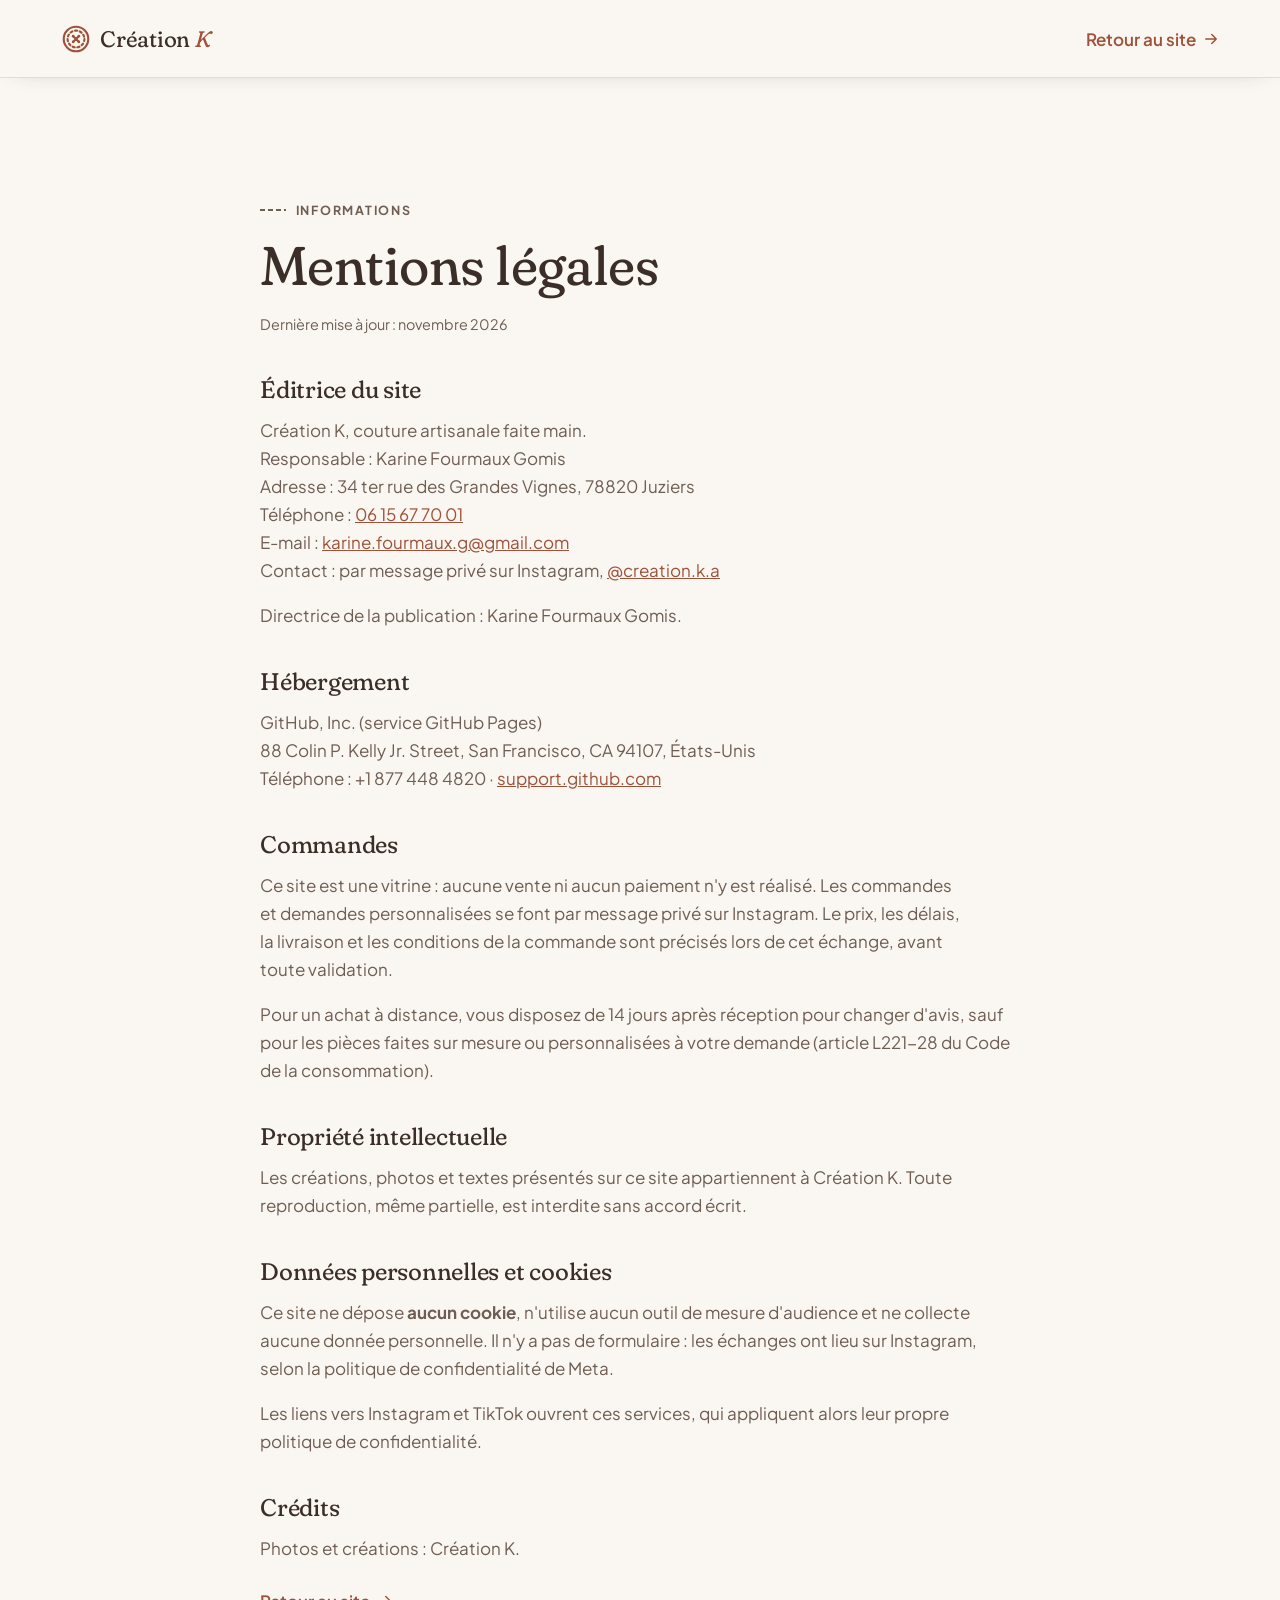
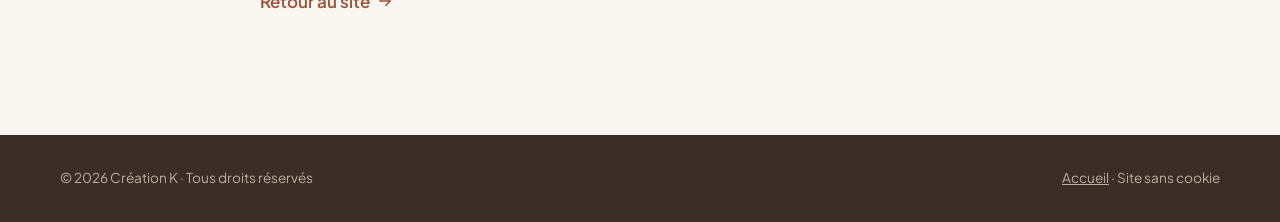
<file: mentions-legales.html>
<!doctype html>
<html lang="fr">
<head>
  <meta charset="utf-8">
  <meta name="viewport" content="width=device-width, initial-scale=1, viewport-fit=cover">
  <title>Mentions légales · Création K</title>
  <meta name="description" content="Mentions légales du site Création K, couture fait main.">
  <meta name="robots" content="noindex, follow">
  <meta name="theme-color" content="#FAF6F1">
  <link rel="icon" href="favicon.ico" sizes="32x32">
  <link rel="icon" href="assets/icons/favicon.svg" type="image/svg+xml">
  <link rel="stylesheet" href="css/style.css">
</head>

<body class="legal-page">
  <svg class="sprite" aria-hidden="true" focusable="false">
    <symbol id="i-bouton" viewBox="0 0 24 24">
      <g fill="none" stroke="currentColor" stroke-width="1.6" stroke-linecap="round">
        <circle cx="12" cy="12" r="9.2"/><circle cx="12" cy="12" r="6.3" stroke-dasharray="1.6 2"/>
        <path d="M9.9 9.9l4.2 4.2M14.1 9.9l-4.2 4.2"/>
      </g>
      <g fill="currentColor"><circle cx="9.9" cy="9.9" r="1"/><circle cx="14.1" cy="9.9" r="1"/><circle cx="9.9" cy="14.1" r="1"/><circle cx="14.1" cy="14.1" r="1"/></g>
    </symbol>
    <symbol id="i-arrow" viewBox="0 0 24 24">
      <path fill="none" stroke="currentColor" stroke-width="1.9" stroke-linecap="round" stroke-linejoin="round" d="M5 12h14M13 6l6 6-6 6"/>
    </symbol>
  </svg>

  <header class="site-header is-scrolled">
    <div class="container header-inner">
      <a href="index.html" class="logo" aria-label="Création K, retour à l'accueil">
        <svg class="logo-mark" aria-hidden="true"><use href="#i-bouton"/></svg>
        <span>Création <em>K</em></span>
      </a>
      <a class="link-arrow" href="index.html">Retour au site <svg aria-hidden="true"><use href="#i-arrow"/></svg></a>
    </div>
  </header>

  <!-- Si Création K obtient un numéro SIRET, l'ajouter sous le nom (ligne « SIRET : … »). -->
  <main class="section">
    <div class="container legal">
      <p class="eyebrow">Informations</p>
      <h1>Mentions légales</h1>
      <p class="legal-maj">Dernière mise à jour : novembre 2026</p>

      <h2>Éditrice du site</h2>
      <p>
        Création K, couture artisanale faite main.<br>
        Responsable : Karine Fourmaux Gomis<br>
        Adresse : 34 ter rue des Grandes Vignes, 78820 Juziers<br>
        Téléphone : <a href="tel:+33615677001">06 15 67 70 01</a><br>
        E-mail : <a href="mailto:karine.fourmaux.g@gmail.com">karine.fourmaux.g@gmail.com</a><br>
        Contact : par message privé sur Instagram, <a href="https://ig.me/m/creation.k.a" target="_blank" rel="noopener">@creation.k.a</a>
      </p>
      <p>Directrice de la publication : Karine Fourmaux Gomis.</p>

      <h2>Hébergement</h2>
      <p>
        GitHub, Inc. (service GitHub Pages)<br>
        88 Colin P. Kelly Jr. Street, San Francisco, CA 94107, États-Unis<br>
        Téléphone : +1 877 448 4820 · <a href="https://support.github.com" target="_blank" rel="noopener">support.github.com</a>
      </p>

      <h2>Commandes</h2>
      <p>Ce site est une vitrine : aucune vente ni aucun paiement n'y est réalisé. Les commandes et demandes personnalisées se font par message privé sur Instagram. Le prix, les délais, la livraison et les conditions de la commande sont précisés lors de cet échange, avant toute validation.</p>
      <p>Pour un achat à distance, vous disposez de 14 jours après réception pour changer d'avis, sauf pour les pièces faites sur mesure ou personnalisées à votre demande (article L221-28 du Code de la consommation).</p>

      <h2>Propriété intellectuelle</h2>
      <p>Les créations, photos et textes présentés sur ce site appartiennent à Création K. Toute reproduction, même partielle, est interdite sans accord écrit.</p>

      <h2>Données personnelles et cookies</h2>
      <p>Ce site ne dépose <strong>aucun cookie</strong>, n'utilise aucun outil de mesure d'audience et ne collecte aucune donnée personnelle. Il n'y a pas de formulaire : les échanges ont lieu sur Instagram, selon la politique de confidentialité de Meta.</p>
      <p>Les liens vers Instagram et TikTok ouvrent ces services, qui appliquent alors leur propre politique de confidentialité.</p>

      <h2>Crédits</h2>
      <p>Photos et créations : Création K.</p>

      <p><a class="link-arrow" href="index.html">Retour au site <svg aria-hidden="true"><use href="#i-arrow"/></svg></a></p>
    </div>
  </main>

  <footer class="site-footer">
    <div class="container footer-bottom">
      <p>© 2026 Création K · Tous droits réservés</p>
      <p><a href="index.html">Accueil</a> · Site sans cookie</p>
    </div>
  </footer>
</body>
</html>
</file>
<file: css/style.css>
/* ==========================================================================
   Création K — feuille de style
   Mobile d'abord : les règles de base visent le téléphone,
   les @media (min-width) ajoutent la mise en page tablette / ordinateur.
   Sommaire :
     1. Couleurs, polices, réglages
     2. Base
     3. Boutons
     4. En-tête & menu
     5. Hero
     6. Sections communes
     7. L'atelier & valeurs
     8. Créations (filtres, galerie)
     9. Coulisses (TikTok, Instagram)
    10. Contact
    11. Pied de page
    12. CTA flottant, agrandissement, message
    13. Animations & accessibilité
   ========================================================================== */

/* 1. Couleurs, polices, réglages ------------------------------------------ */

/* Polices hébergées sur le site (aucun appel à Google).
   Fichiers « variables » : une seule fonte couvre toutes les graisses.
   Jeu de caractères latin : français complet, y compris œ, €, guillemets « ». */
@font-face {
  font-family: "Fraunces";
  font-style: normal;
  font-weight: 300 600;
  font-display: swap;
  src: url("../assets/fonts/fraunces.woff2") format("woff2");
}
@font-face {
  font-family: "Fraunces";
  font-style: italic;
  font-weight: 300 600;
  font-display: swap;
  src: url("../assets/fonts/fraunces-italique.woff2") format("woff2");
}
@font-face {
  font-family: "Plus Jakarta Sans";
  font-style: normal;
  font-weight: 400 700;
  font-display: swap;
  src: url("../assets/fonts/plus-jakarta-sans.woff2") format("woff2");
}

:root {
  /* Palette chaude et douce */
  --creme: #FAF6F1;          /* fond principal */
  --blanc: #FFFDFA;          /* cartes */
  --lin: #F2E9DE;            /* fond de section */
  --sable: #E4D5C3;          /* bordures, fonds d'image */
  --rose: #EBCFC6;           /* rose poudré */
  --rose-clair: #F7E9E4;
  --terracotta: #9E5239;     /* boutons et textes d'accent : contraste ≥ 4,5:1
                                avec le blanc ET avec les fonds lin / rose (norme WCAG AA) */
  --terracotta-vif: #C47B5A; /* décor */
  --terracotta-fonce: #8E4A33;
  --taupe: #8C7B6F;          /* décor uniquement (contraste faible) */
  --texte: #3B2E28;
  --texte-doux: #6E5E54;
  --couture: rgba(166, 90, 64, .38); /* pointillés « coutures » */

  /* Polices */
  --serif: "Fraunces", "Iowan Old Style", Georgia, serif;
  --sans: "Plus Jakarta Sans", system-ui, -apple-system, "Segoe UI", Roboto, sans-serif;

  /* Formes & ombres */
  --radius: 22px;
  --radius-sm: 14px;
  --ombre: 0 1px 2px rgba(59, 46, 40, .05), 0 8px 24px -10px rgba(59, 46, 40, .18);
  --ombre-forte: 0 2px 6px rgba(59, 46, 40, .08), 0 22px 44px -18px rgba(59, 46, 40, .32);
  --ease: cubic-bezier(.22, .7, .25, 1);

  --header-h: 68px;
}

@media (min-width: 900px) {
  :root { --header-h: 78px; }
}

/* 2. Base ------------------------------------------------------------------ */
*, *::before, *::after { box-sizing: border-box; }

html {
  -webkit-text-size-adjust: 100%;
  text-size-adjust: 100%;
  scroll-behavior: smooth;
  scroll-padding-top: calc(var(--header-h) + 12px);
}

body {
  margin: 0;
  background: var(--creme);
  color: var(--texte);
  font-family: var(--sans);
  font-size: 1.0625rem;
  line-height: 1.65;
  -webkit-font-smoothing: antialiased;
  overflow-x: hidden;
}

body.menu-open,
html:has(dialog[open]) { overflow: hidden; }

img { display: block; max-width: 100%; height: auto; }

h1, h2, h3 {
  margin: 0;
  font-family: var(--serif);
  font-weight: 400;
  font-optical-sizing: auto;
  font-variation-settings: "SOFT" 100;
  line-height: 1.12;
  letter-spacing: -.01em;
  text-wrap: balance;
}

h1 em, h2 em {
  font-style: italic;
  color: var(--terracotta);
}

p { margin: 0 0 1em; text-wrap: pretty; }
p:last-child { margin-bottom: 0; }

a { color: inherit; }

ul[class], ol[class], .main-nav ul { list-style: none; margin: 0; padding: 0; }

button { font: inherit; color: inherit; }

/* Icônes SVG : taille par défaut, ajustée plus bas selon le contexte */
svg { width: 1.2em; height: 1.2em; flex-shrink: 0; }
.sprite { position: absolute; width: 0; height: 0; overflow: hidden; }

.container {
  width: min(100% - 2.5rem, 1160px);
  margin-inline: auto;
}

.sr-only {
  position: absolute !important;
  width: 1px; height: 1px;
  padding: 0; margin: -1px;
  overflow: hidden; clip: rect(0 0 0 0);
  white-space: nowrap; border: 0;
}

[hidden] { display: none !important; }

.skip-link {
  position: absolute;
  top: -100px; left: 1rem;
  z-index: 100;
  padding: .7rem 1.1rem;
  border-radius: 999px;
  background: var(--texte);
  color: var(--creme);
  font-weight: 600;
  text-decoration: none;
}
.skip-link:focus { top: .75rem; }

:focus-visible {
  outline: 3px solid var(--terracotta-vif);
  outline-offset: 3px;
  border-radius: 6px;
}

/* 3. Boutons --------------------------------------------------------------- */
.btn {
  display: inline-flex;
  align-items: center;
  justify-content: center;
  gap: .55em;
  min-height: 44px;
  padding: .7rem 1.25rem;
  border: 1.5px solid transparent;
  border-radius: 999px;
  font-family: var(--sans);
  font-size: .95rem;
  font-weight: 600;
  line-height: 1.2;
  text-align: center;
  text-decoration: none;
  cursor: pointer;
  transition: background-color .25s var(--ease), color .25s var(--ease),
              border-color .25s var(--ease), transform .25s var(--ease), box-shadow .25s var(--ease);
}
.btn svg { width: 1.2em; height: 1.2em; }
.btn:active { transform: translateY(1px) scale(.99); }

.btn-primary {
  background: var(--terracotta);
  color: #fff;
  box-shadow: 0 8px 20px -10px rgba(142, 74, 51, .7);
}
.btn-primary:hover { background: var(--terracotta-fonce); }

.btn-ghost {
  border-color: var(--texte);
  color: var(--texte);
  background: transparent;
}
.btn-ghost:hover { background: var(--texte); color: var(--creme); }

.btn-light { background: var(--creme); color: var(--texte); }
.btn-light:hover { background: #fff; }

.btn-lg { min-height: 52px; padding: .9rem 1.6rem; font-size: 1rem; }
.btn-xl { min-height: 58px; padding: 1rem 2rem; font-size: 1.05rem; }

/* 4. En-tête & menu -------------------------------------------------------- */
.site-header {
  position: sticky;
  top: 0;
  z-index: 50;
}
/* Fond de l'en-tête. Volontairement sans effet de flou (backdrop-filter) :
   il ralentit l'affichage sur les petits téléphones. */
.site-header::before {
  content: "";
  position: absolute;
  inset: 0;
  z-index: -1;
  background: var(--creme); /* opaque : rien ne doit se deviner au travers */
  border-bottom: 1px solid transparent;
  transition: border-color .3s, box-shadow .3s;
}
.site-header.is-scrolled::before {
  border-bottom-color: rgba(228, 213, 195, .8);
  box-shadow: 0 6px 24px -18px rgba(59, 46, 40, .4);
}

.header-inner {
  display: flex;
  align-items: center;
  gap: .75rem;
  height: var(--header-h);
}

.logo {
  display: inline-flex;
  align-items: center;
  gap: .5rem;
  margin-right: auto;
  font-family: var(--serif);
  font-size: 1.4rem;
  font-variation-settings: "SOFT" 100;
  line-height: 1;
  letter-spacing: -.01em;
  text-decoration: none;
  white-space: nowrap;
}
.logo em { font-style: italic; color: var(--terracotta); }
.logo-mark {
  width: 32px; height: 32px;
  color: var(--terracotta);
  transition: transform .6s var(--ease);
}
.logo:hover .logo-mark { transform: rotate(90deg); }

/* CTA d'en-tête : texte à partir de 600 px, icône seule en dessous */
.header-cta { display: none; min-height: 42px; padding: .6rem 1.1rem; font-size: .9rem; }
.header-ig {
  display: grid;
  place-items: center;
  width: 44px; height: 44px;
  border-radius: 50%;
  background: var(--terracotta);
  color: #fff;
}
.header-ig svg { width: 22px; height: 22px; }

@media (min-width: 600px) {
  .header-cta { display: inline-flex; }
  .header-ig { display: none; }
}

/* Bouton burger */
.menu-toggle {
  display: grid;
  place-items: center;
  width: 44px; height: 44px;
  padding: 0;
  border: 1.5px solid var(--sable);
  border-radius: 50%;
  background: var(--blanc);
  cursor: pointer;
}
.burger { position: relative; display: block; width: 18px; height: 12px; }
.burger::before, .burger::after, .burger span {
  content: "";
  position: absolute;
  left: 0;
  width: 100%;
  height: 2px;
  border-radius: 2px;
  background: var(--texte);
  transition: transform .3s var(--ease), opacity .2s;
}
.burger::before { top: 0; }
.burger span { top: 5px; }
.burger::after { bottom: 0; }
.menu-toggle[aria-expanded="true"] .burger::before { transform: translateY(5px) rotate(45deg); }
.menu-toggle[aria-expanded="true"] .burger span { opacity: 0; }
.menu-toggle[aria-expanded="true"] .burger::after { transform: translateY(-5px) rotate(-45deg); }

/* Menu : plein écran sur mobile */
@media (max-width: 899.98px) {
  .main-nav {
    position: fixed;
    inset: var(--header-h) 0 0;
    display: flex;
    flex-direction: column;
    gap: 1.25rem;
    padding: 1.5rem 1.25rem calc(2rem + env(safe-area-inset-bottom));
    overflow-y: auto;
    background: var(--creme);
    opacity: 0;
    visibility: hidden;
    transform: translateY(-10px);
    transition: opacity .25s, transform .3s var(--ease), visibility 0s .3s;
  }
  .main-nav.is-open {
    opacity: 1;
    visibility: visible;
    transform: none;
    transition: opacity .25s, transform .3s var(--ease);
  }
  .main-nav ul { margin-bottom: .75rem; }
  .main-nav ul a {
    display: block;
    padding: .75rem 0;
    border-bottom: 1.5px dashed var(--sable);
    font-family: var(--serif);
    font-size: 1.9rem;
    font-variation-settings: "SOFT" 100;
    text-decoration: none;
  }
  .nav-tiktok {
    display: inline-flex;
    align-items: center;
    justify-content: center;
    gap: .5rem;
    min-height: 44px;
    color: var(--texte-doux);
    font-weight: 600;
    text-decoration: none;
  }
}

/* Menu : en ligne sur ordinateur */
@media (min-width: 900px) {
  .menu-toggle, .nav-cta, .nav-tiktok { display: none; }
  .main-nav ul { display: flex; gap: .25rem; margin-right: .75rem; }
  .main-nav ul a {
    position: relative;
    display: block;
    padding: .5rem .85rem;
    font-size: .95rem;
    font-weight: 500;
    text-decoration: none;
  }
  /* soulignement en pointillés, comme une couture */
  .main-nav ul a::after {
    content: "";
    position: absolute;
    left: .85rem; right: .85rem; bottom: .3rem;
    height: 2px;
    background: repeating-linear-gradient(90deg, var(--terracotta) 0 5px, transparent 5px 9px);
    transform: scaleX(0);
    transform-origin: left;
    transition: transform .35s var(--ease);
  }
  .main-nav ul a:hover::after { transform: scaleX(1); }
}

/* 5. Hero ------------------------------------------------------------------ */
.hero {
  position: relative;
  padding: clamp(2rem, 6vw, 4.5rem) 0 clamp(3.5rem, 8vw, 6rem);
  background:
    radial-gradient(55% 45% at 90% 15%, var(--rose-clair), transparent 70%),
    radial-gradient(45% 40% at 0% 100%, var(--lin), transparent 70%);
}

.hero-grid {
  display: grid;
  gap: 3rem;
  align-items: center;
}

.eyebrow {
  display: inline-flex;
  align-items: center;
  gap: .6rem;
  margin-bottom: 1rem;
  color: var(--terracotta);
  font-size: .78rem;
  font-weight: 700;
  letter-spacing: .14em;
  text-transform: uppercase;
}
.eyebrow::before {
  content: "";
  width: 26px; height: 2px;
  background: repeating-linear-gradient(90deg, currentColor 0 5px, transparent 5px 8px);
}

.hero h1 {
  font-size: clamp(2.6rem, 1.7rem + 4.4vw, 4.7rem);
  line-height: 1.03;
  letter-spacing: -.02em;
}

.lead {
  max-width: 34rem;
  margin-top: 1.25rem;
  color: var(--texte-doux);
  font-size: 1.12rem;
}

.hero-actions {
  display: flex;
  flex-wrap: wrap;
  gap: .75rem;
  margin-top: 2rem;
}
@media (max-width: 479.98px) {
  .hero-actions .btn { width: 100%; }
}

.hero-reassurance {
  display: flex;
  flex-wrap: wrap;
  gap: .5rem 1.25rem;
  margin-top: 1.75rem !important;
  color: var(--texte-doux);
  font-size: .9rem;
  font-weight: 500;
}
.hero-reassurance li { display: inline-flex; align-items: center; gap: .5rem; }
.hero-reassurance li::before {
  content: "";
  width: 7px; height: 7px;
  border-radius: 50%;
  background: var(--terracotta-vif);
}

/* Carrousel dans une arche */
.hero-visual {
  position: relative;
  width: min(100%, 440px);
  margin-inline: auto;
}
/* Couture en pointillés autour de l'arche */
.hero-visual::before {
  content: "";
  position: absolute;
  inset: -12px;
  border: 2px dashed var(--couture);
  border-radius: 999px 999px 40px 40px;
  pointer-events: none;
}

.arch {
  position: relative;
  aspect-ratio: 4 / 5;
  overflow: hidden;
  border-radius: 999px 999px 30px 30px;
  background: var(--sable);
  box-shadow: var(--ombre-forte);
  /* Les photos restent « enfermées » dans l'arche : leur superposition (z-index)
     ne déborde pas sur le badge rond posé par-dessus. */
  isolation: isolate;
}
/* Simple fondu, sans zoom : un zoom très lent sur du velours côtelé
   fait « vibrer » les rayures et donne une impression de saccade. */
.slide {
  position: absolute;
  inset: 0;
  width: 100%;
  height: 100%;
  object-fit: cover;
  opacity: 0;
  transition: opacity 1.2s ease-in-out;
}
/* La photo qui arrive se pose PAR-DESSUS l'ancienne, qui reste opaque
   pendant le fondu : pas de « creux » de luminosité au milieu du passage. */
.slide.is-active,
.slide.is-leaving { opacity: 1; }
.slide.is-active { z-index: 1; }

/* Badge rond qui tourne */
.badge {
  position: absolute;
  left: -14px;
  bottom: 24px;
  display: grid;
  place-items: center;
  width: 118px; height: 118px;
  border-radius: 50%;
  background: var(--creme);
  color: var(--terracotta);
  box-shadow: var(--ombre);
}
.badge-text {
  position: absolute;
  inset: 4px;
  width: calc(100% - 8px);
  height: calc(100% - 8px);
  animation: tourne 22s linear infinite;
}
.badge-text text {
  fill: var(--terracotta-fonce);
  font-family: var(--sans);
  font-size: 10.5px;
  font-weight: 700;
  letter-spacing: .08em;
  text-transform: uppercase;
}
.badge-heart { width: 30px; height: 30px; }

@keyframes tourne { to { transform: rotate(360deg); } }

@media (min-width: 900px) {
  .hero-grid { grid-template-columns: 1.1fr .9fr; gap: 4rem; }
  .hero-visual { margin-right: 0; }
  .badge { left: -48px; bottom: 48px; width: 132px; height: 132px; }
}

/* 6. Sections communes ----------------------------------------------------- */
.section { padding-block: clamp(4rem, 9vw, 7rem); }
.section--lin { background: var(--lin); }
.section--rose { background: var(--rose-clair); }

/* Deux lignes de couture en haut et en bas de la section */
.section--stitched { position: relative; }
.section--stitched::before,
.section--stitched::after {
  content: "";
  position: absolute;
  left: 0; right: 0;
  height: 2px;
  background: repeating-linear-gradient(90deg, var(--couture) 0 10px, transparent 10px 18px);
  pointer-events: none;
}
.section--stitched::before { top: 14px; }
.section--stitched::after { bottom: 14px; }

.section h2 { font-size: clamp(2.1rem, 1.5rem + 2.6vw, 3.3rem); }

.section-head {
  max-width: 40rem;
  margin: 0 auto 2.5rem;
  text-align: center;
}
.section-head .eyebrow::after {
  content: "";
  width: 26px; height: 2px;
  background: repeating-linear-gradient(90deg, currentColor 0 5px, transparent 5px 8px);
}
.section-head > p:last-child {
  margin-top: 1rem;
  color: var(--texte-doux);
}

.sub-title {
  display: flex;
  align-items: center;
  gap: .55rem;
  margin-bottom: 1.25rem;
  font-size: 1.45rem;
}
.sub-title svg { width: 22px; height: 22px; color: var(--terracotta); }

.link-arrow {
  display: inline-flex;
  align-items: center;
  gap: .4rem;
  min-height: 44px;
  color: var(--terracotta);
  font-weight: 600;
  text-decoration: none;
}
.link-arrow svg { width: 18px; height: 18px; transition: transform .3s var(--ease); }
.link-arrow:hover svg { transform: translateX(4px); }

/* 7. L'atelier & valeurs --------------------------------------------------- */
.atelier-grid {
  display: grid;
  gap: 3.5rem;
  align-items: center;
}

.atelier-photo {
  position: relative;
  width: min(100%, 440px);
  margin: 0 auto;
}
.atelier-photo > img:first-child {
  width: 100%;
  aspect-ratio: 4 / 5;
  object-fit: cover;
  border-radius: 200px 200px var(--radius) var(--radius);
  background: var(--sable);
  box-shadow: var(--ombre-forte);
}
.atelier-photo-small {
  position: absolute;
  right: -10px;
  bottom: 54px;
  width: 38%;
  aspect-ratio: 1;
  object-fit: cover;
  border: 6px solid var(--lin);
  border-radius: 50%;
  background: var(--sable);
  box-shadow: var(--ombre);
}
.atelier-photo figcaption {
  margin-top: 1rem;
  color: var(--texte-doux);
  font-family: var(--serif);
  font-size: 1rem;
  font-style: italic;
  text-align: center;
}

.atelier-text h2 { margin-bottom: 1.5rem; }
.atelier-text p:not(.eyebrow):not(.signature) { color: var(--texte-doux); }
.atelier-text strong { color: var(--texte); font-weight: 600; }
.signature {
  margin-top: 1.5rem;
  color: var(--terracotta);
  font-family: var(--serif);
  font-size: 2.3rem;
  font-style: italic;
  font-variation-settings: "SOFT" 100;
  line-height: 1;
}

.values {
  display: grid;
  gap: 1rem;
  margin-top: clamp(3rem, 7vw, 5rem) !important;
}
/* Cette liste est aussi un .container : on rétablit son centrage,
   que la remise à zéro des listes (ul[class]) supprime. */
ul.values { margin-inline: auto; }
.value-card {
  padding: 1.6rem 1.5rem;
  border: 1px solid rgba(228, 213, 195, .9);
  border-radius: var(--radius);
  background: var(--creme);
}
.value-icon {
  display: grid;
  place-items: center;
  width: 50px; height: 50px;
  margin-bottom: 1rem;
  border-radius: 50%;
  background: var(--rose-clair);
  color: var(--terracotta);
}
.value-icon svg { width: 24px; height: 24px; }
.value-card h3 { margin-bottom: .4rem; font-size: 1.3rem; }
.value-card p { color: var(--texte-doux); font-size: .98rem; }

@media (min-width: 720px) {
  .values { grid-template-columns: repeat(3, 1fr); gap: 1.25rem; }
}
@media (min-width: 900px) {
  .atelier-grid { grid-template-columns: .9fr 1.1fr; gap: 5rem; }
}

/* 8. Créations (filtres, galerie) ----------------------------------------- */
.filters {
  display: flex;
  flex-wrap: wrap;
  justify-content: center;
  gap: .5rem;
  margin-bottom: 2rem;
}
.chip {
  min-height: 44px; /* taille confortable au doigt */
  padding: .5rem 1.1rem;
  border: 1.5px solid var(--sable);
  border-radius: 999px;
  background: var(--blanc);
  font-size: .92rem;
  font-weight: 600;
  cursor: pointer;
  transition: background-color .25s, border-color .25s, color .25s;
}
.chip:hover { border-color: var(--taupe); }
.chip[aria-pressed="true"] {
  border-color: var(--texte);
  background: var(--texte);
  color: var(--creme);
}

/* Galerie en « mosaïque » (colonnes CSS) */
.gallery { columns: 2; column-gap: .85rem; }
.card {
  display: flex;
  flex-direction: column;
  margin-bottom: .85rem;
  overflow: hidden;
  break-inside: avoid;
  border-radius: var(--radius);
  background: var(--blanc);
  box-shadow: var(--ombre);
}

.card-zoom {
  position: relative;
  display: block;
  width: 100%;
  padding: 0;
  overflow: hidden;
  border: 0;
  background: var(--sable);
  cursor: zoom-in;
}
.card-zoom img {
  width: 100%;
  transition: transform .7s var(--ease);
}
.card-zoom:hover img { transform: scale(1.045); }
.card-zoom-icon {
  position: absolute;
  top: .6rem; right: .6rem;
  display: grid;
  place-items: center;
  width: 36px; height: 36px;
  border-radius: 50%;
  background: rgba(250, 246, 241, .9);
  color: var(--texte);
  opacity: 0;
  transform: scale(.8);
  transition: opacity .3s, transform .3s var(--ease);
}
.card-zoom-icon svg { width: 18px; height: 18px; }
.card-zoom:hover .card-zoom-icon,
.card-zoom:focus-visible .card-zoom-icon { opacity: 1; transform: none; }

.card-body { padding: .9rem .9rem .5rem; }
.card-tag {
  margin-bottom: .2rem;
  color: var(--terracotta);
  font-size: .7rem;
  font-weight: 700;
  letter-spacing: .12em;
  text-transform: uppercase;
}
.card h3 { font-size: 1.12rem; line-height: 1.2; }
.card-desc {
  display: none;
  margin-top: .4rem;
  color: var(--texte-doux);
  font-size: .92rem;
  line-height: 1.5;
}

.btn-order {
  margin: .35rem .9rem .9rem;
  min-height: 44px;
  padding: .55rem .9rem;
  background: var(--rose-clair);
  color: var(--terracotta-fonce);
  font-size: .88rem;
}
.btn-order:hover { background: var(--terracotta); color: #fff; }
.btn-order .long { display: none; }

/* « cette pièce » n'apparaît que si la carte est assez large */
@media (min-width: 1100px) {
  .btn-order .long { display: inline; }
}
@media (min-width: 560px) {
  .card-desc { display: block; }
  .card-body { padding: 1.1rem 1.2rem .6rem; }
  .btn-order { margin: .5rem 1.2rem 1.2rem; }
}
@media (min-width: 720px) {
  .gallery { columns: 3; column-gap: 1.4rem; }
  .card { margin-bottom: 1.4rem; }
  .card h3 { font-size: 1.25rem; }
}
/* Sur tactile, l'icône loupe reste visible */
@media (hover: none) {
  .card-zoom-icon { opacity: 1; transform: none; }
}

.gallery-more {
  max-width: 36rem;
  margin: 2.5rem auto 0;
  color: var(--texte-doux);
  text-align: center;
}
.gallery-more strong { color: var(--texte); }
.gallery-more a {
  display: inline-flex;
  align-items: center;
  gap: .35rem;
  color: var(--terracotta);
  font-weight: 600;
}
.gallery-more svg { width: 18px; height: 18px; }

/* 9. Coulisses (TikTok, Instagram) ---------------------------------------- */
.profiles {
  display: grid;
  gap: .85rem;
  max-width: 820px;
  margin: 0 auto 3.5rem;
}
.profile-card {
  display: flex;
  align-items: center;
  gap: 1rem;
  padding: 1rem 1.2rem;
  border: 1px solid rgba(235, 207, 198, .9);
  border-radius: var(--radius);
  background: var(--blanc);
  text-decoration: none;
  box-shadow: var(--ombre);
  transition: transform .3s var(--ease), box-shadow .3s var(--ease);
}
.profile-card:hover { transform: translateY(-3px); box-shadow: var(--ombre-forte); }
.profile-icon {
  display: grid;
  place-items: center;
  width: 52px; height: 52px;
  flex-shrink: 0;
  border-radius: 50%;
  color: #fff;
}
.profile-icon svg { width: 24px; height: 24px; }
.profile-icon--tiktok { background: var(--texte); }
.profile-icon--insta { background: linear-gradient(135deg, #D9946F, #C46A6A 55%, #A65A7A); }
.profile-text { display: flex; flex-direction: column; line-height: 1.35; }
.profile-text strong { font-size: 1.05rem; }
.profile-text span { color: var(--texte-doux); font-size: .9rem; }
.profile-arrow { margin-left: auto; color: var(--terracotta); }
.profile-arrow svg { width: 20px; height: 20px; transition: transform .3s var(--ease); }
.profile-card:hover .profile-arrow svg { transform: translateX(4px); }

@media (min-width: 720px) {
  .profiles { grid-template-columns: 1fr 1fr; gap: 1.25rem; }
}

/* Vidéos : défilement horizontal sur mobile, 4 colonnes sur ordinateur */
.video-row {
  display: grid;
  grid-auto-flow: column;
  grid-auto-columns: min(64%, 260px);
  gap: .85rem;
  margin-inline: -1.25rem !important;
  padding: .25rem 1.25rem 1rem !important;
  overflow-x: auto;
  scroll-snap-type: x mandatory;
  scroll-padding-inline: 1.25rem;
  scrollbar-width: none;
}
.video-row::-webkit-scrollbar { display: none; }
.video-card { scroll-snap-align: start; }

.video-frame {
  position: relative;
  aspect-ratio: 9 / 16;
  overflow: hidden;
  border-radius: var(--radius);
  background: #2B211C;
  box-shadow: var(--ombre);
}
.video-frame img {
  position: absolute;
  inset: 0;
  width: 100%;
  height: 100%;
  object-fit: cover;
  transition: transform .7s var(--ease);
}
.video-frame:hover img { transform: scale(1.04); }

/* Toute la vignette est un lien vers la vidéo sur TikTok */
.video-play {
  position: absolute;
  inset: 0;
  display: flex;
  align-items: flex-end;
  padding: 1rem;
  background: linear-gradient(to top, rgba(43, 33, 28, .78), rgba(43, 33, 28, 0) 50%);
  color: #fff;
  text-decoration: none;
}
.video-play:focus-visible { outline-offset: -4px; }
.play-icon {
  position: absolute;
  top: 50%; left: 50%;
  display: grid;
  place-items: center;
  width: 60px; height: 60px;
  border-radius: 50%;
  background: rgba(250, 246, 241, .92);
  color: var(--terracotta);
  transform: translate(-50%, -50%);
  box-shadow: 0 10px 30px -10px rgba(0, 0, 0, .5);
  transition: transform .3s var(--ease);
}
/* Le triangle est déjà décalé vers la droite dans son dessin (centre optique) :
   aucune marge en plus, sinon il paraît collé au bord droit du rond. */
.play-icon svg { width: 24px; height: 24px; }
.video-play:hover .play-icon { transform: translate(-50%, -50%) scale(1.1); }
.video-label { font-size: .95rem; font-weight: 600; line-height: 1.3; }

.embed-note {
  margin-top: .5rem;
  color: var(--texte-doux);
  font-size: .85rem;
  text-align: center;
}

@media (min-width: 900px) {
  .video-row {
    grid-auto-flow: row;
    grid-template-columns: repeat(4, 1fr);
    gap: 1.25rem;
    margin-inline: 0 !important;
    padding: 0 !important;
    overflow: visible;
  }
}

.insta-head {
  display: flex;
  align-items: center;
  justify-content: space-between;
  gap: 1rem;
  margin-top: 3.5rem;
}
.insta-head .sub-title { margin-bottom: 0; }

.insta-grid {
  display: grid;
  grid-template-columns: repeat(3, 1fr);
  gap: .5rem;
  margin-top: 1rem !important;
}
.insta-grid a {
  position: relative;
  display: block;
  aspect-ratio: 1;
  overflow: hidden;
  border-radius: var(--radius-sm);
  background: var(--sable);
}
.insta-grid img {
  width: 100%;
  height: 100%;
  object-fit: cover;
  transition: transform .7s var(--ease), filter .4s;
}
.insta-grid a:hover img { transform: scale(1.06); filter: brightness(.85); }
.insta-icon {
  position: absolute;
  top: .5rem; right: .5rem;
  width: 20px; height: 20px;
  color: #fff;
  filter: drop-shadow(0 1px 3px rgba(0, 0, 0, .5));
}

@media (min-width: 720px) {
  .insta-grid { grid-template-columns: repeat(6, 1fr); gap: .75rem; }
}

/* 10. Contact -------------------------------------------------------------- */
.contact-card {
  position: relative;
  max-width: 920px;
  margin: 0 auto;
  padding: clamp(2.5rem, 6vw, 4.5rem) clamp(1.25rem, 5vw, 4rem);
  border-radius: 36px;
  background: var(--lin);
  text-align: center;
}
/* Couture intérieure */
.contact-card::before {
  content: "";
  position: absolute;
  inset: 10px;
  border: 2px dashed var(--couture);
  border-radius: 28px;
  pointer-events: none;
}
.contact-card .lead { margin-inline: auto; }

.steps {
  display: grid;
  gap: .85rem;
  margin: 2.5rem 0 !important;
  text-align: left;
  counter-reset: none;
}
.step {
  position: relative;
  padding: 1.4rem 1.4rem 1.4rem 4.6rem;
  border-radius: var(--radius);
  background: var(--creme);
}
.step-num {
  position: absolute;
  top: 1.3rem; left: 1.3rem;
  display: grid;
  place-items: center;
  width: 42px; height: 42px;
  border-radius: 50%;
  background: var(--terracotta);
  color: #fff;
  font-family: var(--serif);
  font-size: 1.25rem;
  line-height: 1;
}
.step h3 { margin-bottom: .3rem; font-size: 1.2rem; }
.step p { color: var(--texte-doux); font-size: .95rem; }

.swatches { display: flex; margin-top: .75rem; }
.swatches img {
  width: 40px; height: 40px;
  object-fit: cover;
  border: 3px solid var(--creme);
  border-radius: 50%;
  background: var(--sable);
}
.swatches img + img { margin-left: -10px; }

@media (min-width: 760px) {
  .steps { grid-template-columns: repeat(3, 1fr); gap: 1rem; text-align: center; }
  .step { padding: 2rem 1.4rem 1.6rem; }
  .step-num { position: static; margin: 0 auto 1rem; }
  .swatches { justify-content: center; }
}

.contact-card .btn-xl { position: relative; }
.contact-alt {
  margin-top: 1.25rem;
  color: var(--texte-doux);
  font-size: .95rem;
}
.contact-alt a { color: var(--terracotta); font-weight: 600; }

@media (max-width: 479.98px) {
  .contact-card .btn-xl { width: 100%; padding-inline: 1rem; }
}

/* 11. Pied de page --------------------------------------------------------- */
.site-footer {
  padding: 4rem 0 calc(2rem + env(safe-area-inset-bottom));
  background: var(--texte);
  color: #EDE3D8;
  font-size: .95rem;
}
.footer-grid { display: grid; gap: 2.5rem; }
.logo--light { color: var(--creme); }
.logo--light em, .logo--light .logo-mark { color: #E3A587; }
.footer-tagline { max-width: 22rem; margin-top: 1rem; color: #CDBCAD; }
.footer-title {
  margin-bottom: .75rem;
  color: #CDBCAD;
  font-size: .75rem;
  font-weight: 700;
  letter-spacing: .14em;
  text-transform: uppercase;
}
.site-footer strong { color: #fff; font-weight: 600; }
.site-footer .btn-light { margin-top: 1rem; }
.footer-social li + li { margin-top: .25rem; }
.footer-social a {
  display: inline-flex;
  align-items: center;
  gap: .6rem;
  min-height: 44px;
  text-decoration: none;
}
.footer-social a:hover { color: #fff; text-decoration: underline; }
.footer-social svg { width: 20px; height: 20px; }

.footer-bottom {
  display: flex;
  flex-wrap: wrap;
  justify-content: space-between;
  gap: .5rem 2rem;
  margin-top: 3rem;
  padding-top: 1.5rem;
  border-top: 1px solid rgba(237, 227, 216, .16);
  color: #BFAE9F;
  font-size: .85rem;
}
.footer-bottom p { margin: 0; }

@media (min-width: 760px) {
  .footer-grid { grid-template-columns: 1.3fr 1fr 1fr; gap: 3rem; }
}

/* 12. CTA flottant, agrandissement, message ------------------------------- */
.floating-cta {
  position: fixed;
  left: 50%;
  bottom: calc(14px + env(safe-area-inset-bottom));
  z-index: 40;
  min-height: 50px;
  padding-inline: 1.4rem;
  white-space: nowrap;
  box-shadow: 0 14px 30px -10px rgba(59, 46, 40, .55);
  transform: translate(-50%, 160%);
  transition: transform .45s var(--ease), background-color .25s;
}
.floating-cta.is-visible { transform: translate(-50%, 0); }
@media (min-width: 900px) {
  .floating-cta { display: none; }
}

/* Fenêtre d'agrandissement d'une création */
.lightbox {
  width: min(100% - 1.5rem, 980px);
  max-width: none;
  max-height: calc(100dvh - 1.5rem);
  padding: 0;
  overflow: auto;
  border: 0;
  border-radius: 26px;
  background: var(--creme);
  color: var(--texte);
  box-shadow: 0 30px 80px -20px rgba(0, 0, 0, .45);
}
.lightbox[open] { animation: apparait .35s var(--ease); }
.lightbox::backdrop { background: rgba(43, 33, 28, .7); }
.lightbox-inner { display: grid; }
.lightbox-img {
  width: 100%;
  max-height: 62vh;
  object-fit: cover;
  background: var(--sable);
}
.lightbox-text { padding: 1.5rem 1.5rem 1.75rem; }
.lightbox-title { margin-bottom: .6rem; font-size: clamp(1.6rem, 1.2rem + 1.5vw, 2.2rem); }
.lightbox-desc { color: var(--texte-doux); }
.lightbox-hint {
  margin-top: 1rem;
  padding: .85rem 1rem;
  border-radius: var(--radius-sm);
  background: var(--rose-clair);
  font-size: .92rem;
}
.lightbox-order { width: 100%; margin-top: 1.25rem; }
.lightbox-close {
  position: absolute;
  top: .75rem; right: .75rem;
  display: grid;
  place-items: center;
  width: 44px; height: 44px;
  padding: 0;
  border: 0;
  border-radius: 50%;
  background: rgba(250, 246, 241, .92);
  color: var(--texte);
  cursor: pointer;
  box-shadow: var(--ombre);
}
.lightbox-close svg { width: 20px; height: 20px; }

@media (min-width: 760px) {
  .lightbox { overflow: hidden; }
  .lightbox-inner { grid-template-columns: 1.15fr 1fr; align-items: center; }
  .lightbox-img { height: min(80vh, 680px); max-height: none; }
  .lightbox-text { padding: 2.5rem 2.25rem; }
}

@keyframes apparait {
  from { opacity: 0; transform: translateY(14px) scale(.98); }
}

/* Petit message « message copié » */
.toast {
  position: fixed;
  left: 50%;
  bottom: calc(80px + env(safe-area-inset-bottom));
  z-index: 60;
  width: max-content;
  max-width: calc(100% - 2rem);
  padding: .8rem 1.2rem;
  border-radius: 16px;
  background: var(--texte);
  color: var(--creme);
  font-size: .9rem;
  font-weight: 500;
  text-align: center;
  box-shadow: var(--ombre-forte);
  opacity: 0;
  visibility: hidden;
  transform: translate(-50%, 10px);
  transition: opacity .3s, transform .3s var(--ease), visibility 0s .3s;
}
.toast.is-visible {
  opacity: 1;
  visibility: visible;
  transform: translate(-50%, 0);
  transition: opacity .3s, transform .3s var(--ease);
}
@media (min-width: 900px) {
  .toast { bottom: 2rem; }
}

/* Page « Mentions légales » */
.legal { max-width: 760px; }
.legal h1 { font-size: clamp(2.3rem, 1.6rem + 3vw, 3.4rem); }
.legal h2 { margin: 2.5rem 0 .75rem; font-size: 1.5rem; }
.legal p, .legal li { color: var(--texte-doux); }
.legal ul { padding-left: 1.2rem; }
.legal a:not(.link-arrow, .btn) { color: var(--terracotta); }
.legal h1 + p { margin-top: 1rem; }
.legal-maj { margin-top: .75rem; font-size: .9rem; }
.legal mark {
  padding: .05em .35em;
  border-radius: 6px;
  background: var(--rose);
  color: var(--texte);
}
.legal-page .site-footer { padding-top: .5rem; }
.legal-page .footer-bottom { margin-top: 0; border-top: 0; }

/* 13. Animations & accessibilité ------------------------------------------ */
/* Apparition douce au défilement (seulement si JavaScript est actif) */
.js .reveal {
  opacity: 0;
  transform: translateY(22px);
  transition: opacity .8s var(--ease) var(--delai, 0s), transform .8s var(--ease) var(--delai, 0s);
}
.js .reveal.is-visible { opacity: 1; transform: none; }

@media (prefers-reduced-motion: reduce) {
  html { scroll-behavior: auto; }
  *, *::before, *::after {
    animation-duration: .01ms !important;
    animation-iteration-count: 1 !important;
    transition-duration: .01ms !important;
    transition-delay: 0s !important;
  }
  .js .reveal { opacity: 1; transform: none; }
}

@media print {
  .site-header, .floating-cta, .toast, .video-row, .embed-note { display: none !important; }
  .js .reveal { opacity: 1; transform: none; }
}
</file>
